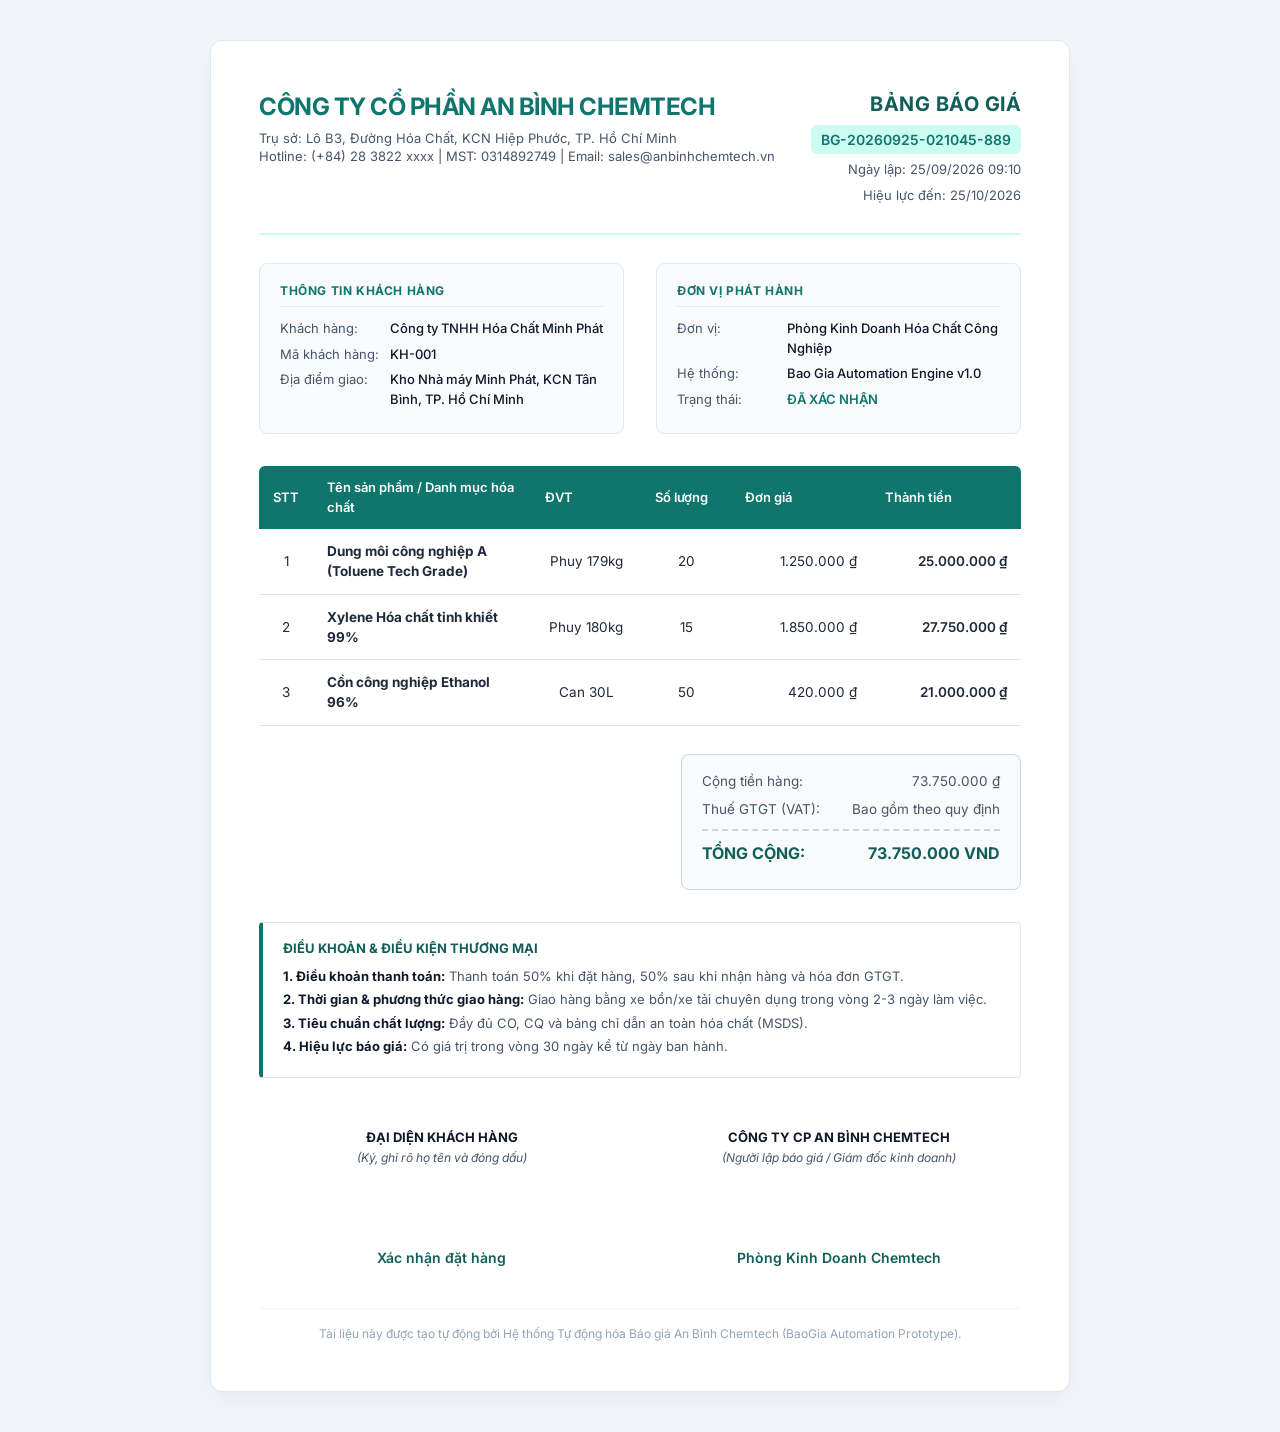
<file: samples/sample-quote-multi-items.html>
<!doctype html>
<html lang="vi">
<head>
  <meta charset="utf-8">
  <meta name="viewport" content="width=device-width, initial-scale=1.0">
  <title>Báo giá BG-20260925-021045-889 - An Bình Chemtech</title>
  <link rel="preconnect" href="https://fonts.googleapis.com">
  <link rel="preconnect" href="https://fonts.gstatic.com" crossorigin>
  <link href="https://fonts.googleapis.com/css2?family=Inter:wght@400;500;600;700&display=swap" rel="stylesheet">
  <style>
    :root {
      --primary: #0f766e;
      --primary-dark: #115e59;
      --primary-light: #ccfbf1;
      --text-main: #0f172a;
      --text-muted: #475569;
      --border-color: #cbd5e1;
      --bg-light: #f8fafc;
    }
    * { box-sizing: border-box; margin: 0; padding: 0; }
    body {
      font-family: 'Inter', system-ui, -apple-system, sans-serif;
      background: #f1f5f9;
      color: var(--text-main);
      padding: 40px 20px;
      line-height: 1.5;
      -webkit-print-color-adjust: exact;
      print-color-adjust: exact;
    }
    .invoice-card {
      max-width: 860px;
      margin: 0 auto;
      background: #ffffff;
      border-radius: 12px;
      box-shadow: 0 10px 25px -5px rgba(0, 0, 0, 0.05), 0 8px 10px -6px rgba(0, 0, 0, 0.01);
      padding: 48px;
      border: 1px solid #e2e8f0;
    }
    .header {
      display: flex;
      justify-content: space-between;
      align-items: flex-start;
      border-bottom: 2px solid var(--primary-light);
      padding-bottom: 28px;
      margin-bottom: 28px;
    }
    .brand-title {
      font-size: 24px;
      font-weight: 700;
      color: var(--primary);
      letter-spacing: -0.5px;
      text-transform: uppercase;
    }
    .brand-sub {
      font-size: 13px;
      color: var(--text-muted);
      margin-top: 4px;
      line-height: 1.4;
    }
    .quote-meta-badge {
      text-align: right;
    }
    .quote-badge-title {
      font-size: 20px;
      font-weight: 700;
      color: var(--primary-dark);
      letter-spacing: 0.5px;
    }
    .quote-no {
      font-size: 14px;
      font-weight: 600;
      color: var(--primary);
      background: var(--primary-light);
      display: inline-block;
      padding: 4px 10px;
      border-radius: 6px;
      margin-top: 6px;
    }
    .quote-date {
      font-size: 13px;
      color: var(--text-muted);
      margin-top: 6px;
    }
    .grid-info {
      display: grid;
      grid-template-columns: 1fr 1fr;
      gap: 32px;
      margin-bottom: 32px;
    }
    .info-box {
      background: var(--bg-light);
      border: 1px solid #e2e8f0;
      border-radius: 8px;
      padding: 18px 20px;
    }
    .info-box h3 {
      font-size: 12px;
      text-transform: uppercase;
      letter-spacing: 0.05em;
      color: var(--primary);
      font-weight: 700;
      margin-bottom: 12px;
      border-bottom: 1px solid #e2e8f0;
      padding-bottom: 6px;
    }
    .info-row {
      font-size: 13px;
      margin-bottom: 6px;
      display: flex;
    }
    .info-label {
      width: 110px;
      flex-shrink: 0;
      color: var(--text-muted);
    }
    .info-value {
      font-weight: 500;
      color: var(--text-main);
    }
    table.items-table {
      width: 100%;
      border-collapse: collapse;
      margin-top: 8px;
      margin-bottom: 28px;
      font-size: 13.5px;
    }
    table.items-table th {
      background: var(--primary);
      color: #ffffff;
      font-weight: 600;
      padding: 12px 14px;
      text-align: left;
      font-size: 13px;
    }
    table.items-table th:first-child { border-top-left-radius: 6px; }
    table.items-table th:last-child { border-top-right-radius: 6px; }
    table.items-table td {
      padding: 12px 14px;
      border-bottom: 1px solid #e2e8f0;
      color: #1e293b;
    }
    table.items-table tbody tr:hover {
      background: #f8fafc;
    }
    .text-center { text-align: center; }
    .text-right { text-align: right; }
    .font-semibold { font-weight: 600; }
    .total-section {
      display: flex;
      justify-content: flex-end;
      margin-bottom: 32px;
    }
    .total-card {
      width: 340px;
      background: var(--bg-light);
      border: 1px solid #cbd5e1;
      border-radius: 8px;
      padding: 16px 20px;
    }
    .total-row {
      display: flex;
      justify-content: space-between;
      font-size: 13.5px;
      margin-bottom: 8px;
      color: var(--text-muted);
    }
    .total-row.grand-total {
      border-top: 2px dashed #cbd5e1;
      padding-top: 10px;
      margin-top: 10px;
      font-size: 16px;
      font-weight: 700;
      color: var(--primary-dark);
    }
    .terms-section {
      background: #fff;
      border: 1px solid #e2e8f0;
      border-left: 4px solid var(--primary);
      border-radius: 4px;
      padding: 16px 20px;
      margin-bottom: 36px;
    }
    .terms-title {
      font-size: 13px;
      font-weight: 700;
      color: var(--primary-dark);
      margin-bottom: 8px;
      text-transform: uppercase;
    }
    .terms-item {
      font-size: 13px;
      color: var(--text-muted);
      margin-bottom: 4px;
    }
    .terms-item strong {
      color: var(--text-main);
    }
    .signatures {
      display: grid;
      grid-template-columns: 1fr 1fr;
      gap: 32px;
      margin-top: 40px;
      text-align: center;
    }
    .sig-box {
      padding-top: 10px;
    }
    .sig-role {
      font-size: 13px;
      font-weight: 700;
      color: var(--text-main);
      text-transform: uppercase;
    }
    .sig-sub {
      font-size: 12px;
      color: var(--text-muted);
      font-style: italic;
      margin-top: 2px;
    }
    .sig-space {
      height: 80px;
    }
    .sig-name {
      font-size: 14px;
      font-weight: 600;
      color: var(--primary-dark);
    }
    .footer {
      margin-top: 40px;
      text-align: center;
      font-size: 12px;
      color: #94a3b8;
      border-top: 1px solid #f1f5f9;
      padding-top: 16px;
    }
    @media print {
      body { background: #fff; padding: 0; }
      .invoice-card { box-shadow: none; border: none; padding: 0; max-width: 100%; }
    }
  </style>
</head>
<body>
  <div class="invoice-card">
    <div class="header">
      <div>
        <div class="brand-title">CÔNG TY CỔ PHẦN AN BÌNH CHEMTECH</div>
        <div class="brand-sub">
          Trụ sở: Lô B3, Đường Hóa Chất, KCN Hiệp Phước, TP. Hồ Chí Minh<br>
          Hotline: (+84) 28 3822 xxxx | MST: 0314892749 | Email: sales@anbinhchemtech.vn
        </div>
      </div>
      <div class="quote-meta-badge">
        <div class="quote-badge-title">BẢNG BÁO GIÁ</div>
        <div class="quote-no">BG-20260925-021045-889</div>
        <div class="quote-date">Ngày lập: 25/09/2026 09:10</div>
        <div class="quote-date">Hiệu lực đến: 25/10/2026</div>
      </div>
    </div>

    <div class="grid-info">
      <div class="info-box">
        <h3>Thông tin khách hàng</h3>
        <div class="info-row">
          <span class="info-label">Khách hàng:</span>
          <span class="info-value">Công ty TNHH Hóa Chất Minh Phát</span>
        </div>
        <div class="info-row">
          <span class="info-label">Mã khách hàng:</span>
          <span class="info-value">KH-001</span>
        </div>
        <div class="info-row">
          <span class="info-label">Địa điểm giao:</span>
          <span class="info-value">Kho Nhà máy Minh Phát, KCN Tân Bình, TP. Hồ Chí Minh</span>
        </div>
      </div>

      <div class="info-box">
        <h3>Đơn vị phát hành</h3>
        <div class="info-row">
          <span class="info-label">Đơn vị:</span>
          <span class="info-value">Phòng Kinh Doanh Hóa Chất Công Nghiệp</span>
        </div>
        <div class="info-row">
          <span class="info-label">Hệ thống:</span>
          <span class="info-value">Bao Gia Automation Engine v1.0</span>
        </div>
        <div class="info-row">
          <span class="info-label">Trạng thái:</span>
          <span class="info-value" style="color: #0f766e; font-weight: 600;">ĐÃ XÁC NHẬN</span>
        </div>
      </div>
    </div>

    <table class="items-table">
      <thead>
        <tr>
          <th class="text-center" style="width: 50px;">STT</th>
          <th>Tên sản phẩm / Danh mục hóa chất</th>
          <th class="text-center" style="width: 110px;">ĐVT</th>
          <th class="text-center" style="width: 90px;">Số lượng</th>
          <th class="text-right" style="width: 140px;">Đơn giá</th>
          <th class="text-right" style="width: 150px;">Thành tiền</th>
        </tr>
      </thead>
      <tbody>
        <tr>
          <td class="text-center">1</td>
          <td class="product-name"><strong>Dung môi công nghiệp A (Toluene Tech Grade)</strong></td>
          <td class="text-center">Phuy 179kg</td>
          <td class="text-center">20</td>
          <td class="text-right">1.250.000 ₫</td>
          <td class="text-right font-semibold">25.000.000 ₫</td>
        </tr>
        <tr>
          <td class="text-center">2</td>
          <td class="product-name"><strong>Xylene Hóa chất tinh khiết 99%</strong></td>
          <td class="text-center">Phuy 180kg</td>
          <td class="text-center">15</td>
          <td class="text-right">1.850.000 ₫</td>
          <td class="text-right font-semibold">27.750.000 ₫</td>
        </tr>
        <tr>
          <td class="text-center">3</td>
          <td class="product-name"><strong>Cồn công nghiệp Ethanol 96%</strong></td>
          <td class="text-center">Can 30L</td>
          <td class="text-center">50</td>
          <td class="text-right">420.000 ₫</td>
          <td class="text-right font-semibold">21.000.000 ₫</td>
        </tr>
      </tbody>
    </table>

    <div class="total-section">
      <div class="total-card">
        <div class="total-row">
          <span>Cộng tiền hàng:</span>
          <span>73.750.000 ₫</span>
        </div>
        <div class="total-row">
          <span>Thuế GTGT (VAT):</span>
          <span>Bao gồm theo quy định</span>
        </div>
        <div class="total-row grand-total">
          <span>TỔNG CỘNG:</span>
          <span>73.750.000 VND</span>
        </div>
      </div>
    </div>

    <div class="terms-section">
      <div class="terms-title">Điều khoản & Điều kiện thương mại</div>
      <div class="terms-item"><strong>1. Điều khoản thanh toán:</strong> Thanh toán 50% khi đặt hàng, 50% sau khi nhận hàng và hóa đơn GTGT.</div>
      <div class="terms-item"><strong>2. Thời gian & phương thức giao hàng:</strong> Giao hàng bằng xe bồn/xe tải chuyên dụng trong vòng 2-3 ngày làm việc.</div>
      <div class="terms-item"><strong>3. Tiêu chuẩn chất lượng:</strong> Đầy đủ CO, CQ và bảng chỉ dẫn an toàn hóa chất (MSDS).</div>
      <div class="terms-item"><strong>4. Hiệu lực báo giá:</strong> Có giá trị trong vòng 30 ngày kể từ ngày ban hành.</div>
    </div>

    <div class="signatures">
      <div class="sig-box">
        <div class="sig-role">Đại diện khách hàng</div>
        <div class="sig-sub">(Ký, ghi rõ họ tên và đóng dấu)</div>
        <div class="sig-space"></div>
        <div class="sig-name">Xác nhận đặt hàng</div>
      </div>
      <div class="sig-box">
        <div class="sig-role">CÔNG TY CP AN BÌNH CHEMTECH</div>
        <div class="sig-sub">(Người lập báo giá / Giám đốc kinh doanh)</div>
        <div class="sig-space"></div>
        <div class="sig-name">Phòng Kinh Doanh Chemtech</div>
      </div>
    </div>

    <div class="footer">
      Tài liệu này được tạo tự động bởi Hệ thống Tự động hóa Báo giá An Bình Chemtech (BaoGia Automation Prototype).
    </div>
  </div>
</body>
</html>
</file>
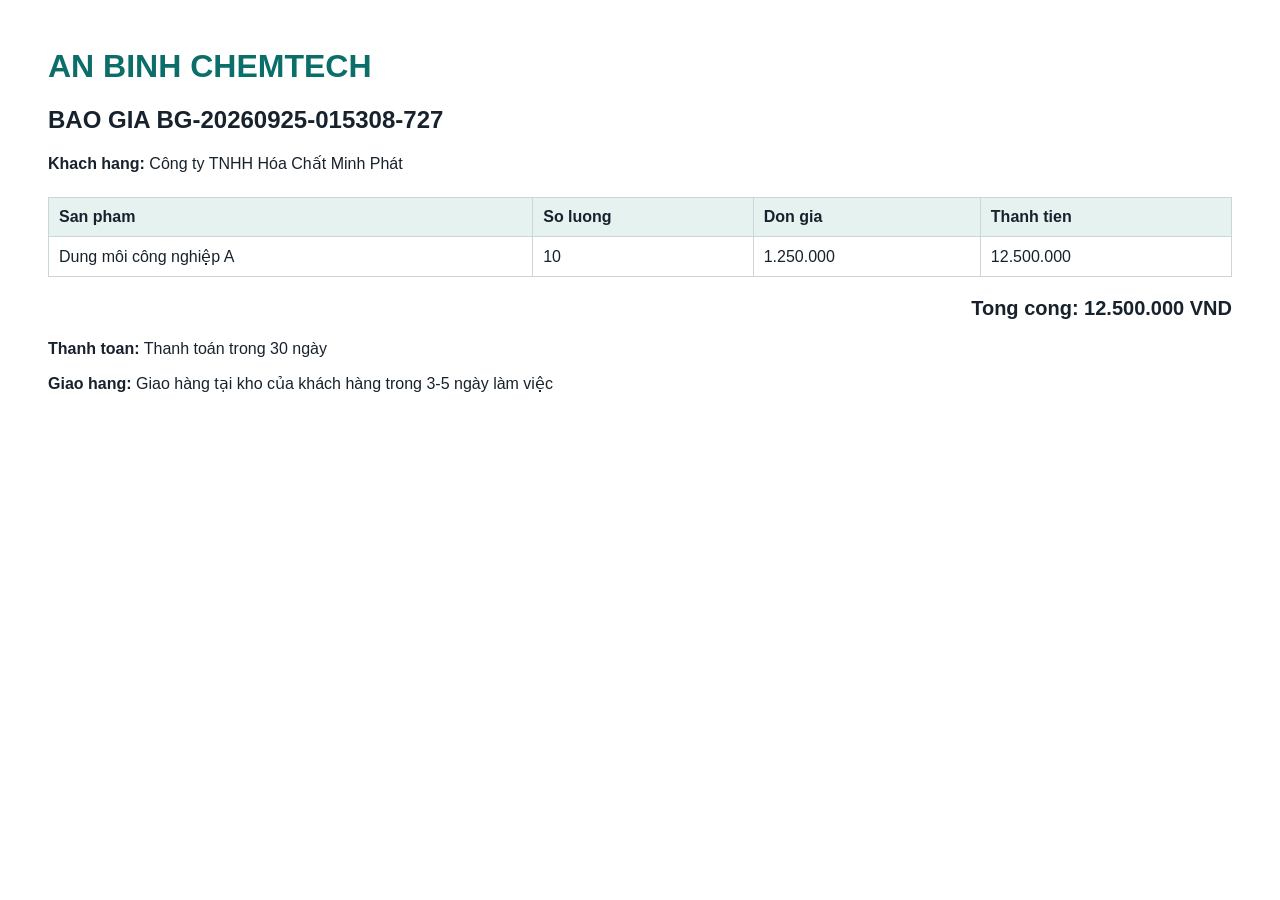
<file: samples/sample-quote.html>
<!doctype html><html lang="vi"><head><meta charset="utf-8"><title>Bao gia BG-20260925-015308-727</title>
<style>body{font-family:Arial;margin:48px;color:#18222d}h1{color:#0b6e69}table{border-collapse:collapse;width:100%;margin-top:24px}th,td{border:1px solid #ccd6d5;padding:10px;text-align:left}th{background:#e5f2f0}.total{text-align:right;font-size:20px;font-weight:bold}</style></head>
<body><h1>AN BINH CHEMTECH</h1><h2>BAO GIA BG-20260925-015308-727</h2><p><b>Khach hang:</b> C&#xF4;ng ty TNHH H&#xF3;a Ch&#x1EA5;t Minh Ph&#xE1;t</p>
<table><thead><tr><th>San pham</th><th>So luong</th><th>Don gia</th><th>Thanh tien</th></tr></thead><tbody><tr><td>Dung m&#xF4;i c&#xF4;ng nghi&#x1EC7;p A</td><td>10</td><td>1.250.000</td><td>12.500.000</td></tr></tbody></table>
<p class="total">Tong cong: 12.500.000 VND</p><p><b>Thanh toan:</b> Thanh to&#xE1;n trong 30 ng&#xE0;y</p><p><b>Giao hang:</b> Giao h&#xE0;ng t&#x1EA1;i kho c&#x1EE7;a kh&#xE1;ch h&#xE0;ng trong 3-5 ng&#xE0;y l&#xE0;m vi&#x1EC7;c</p></body></html>
</file>
